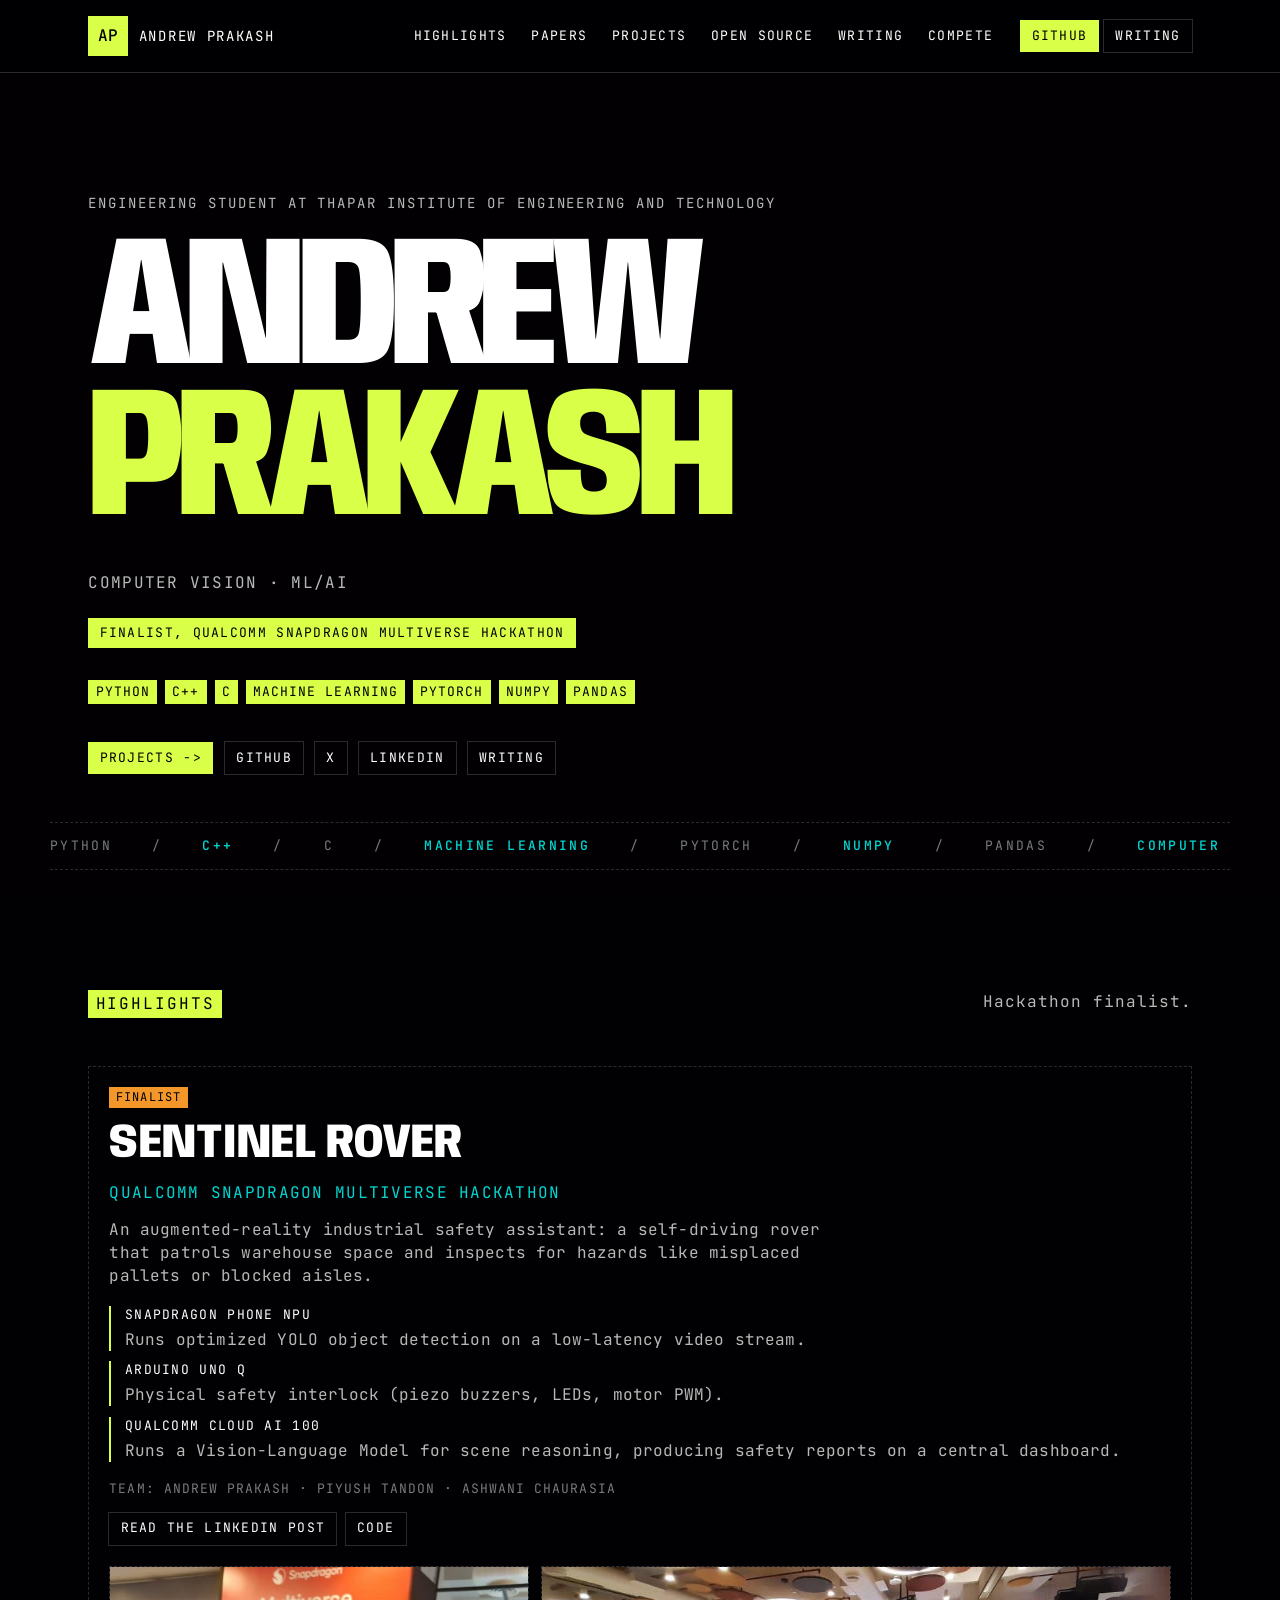
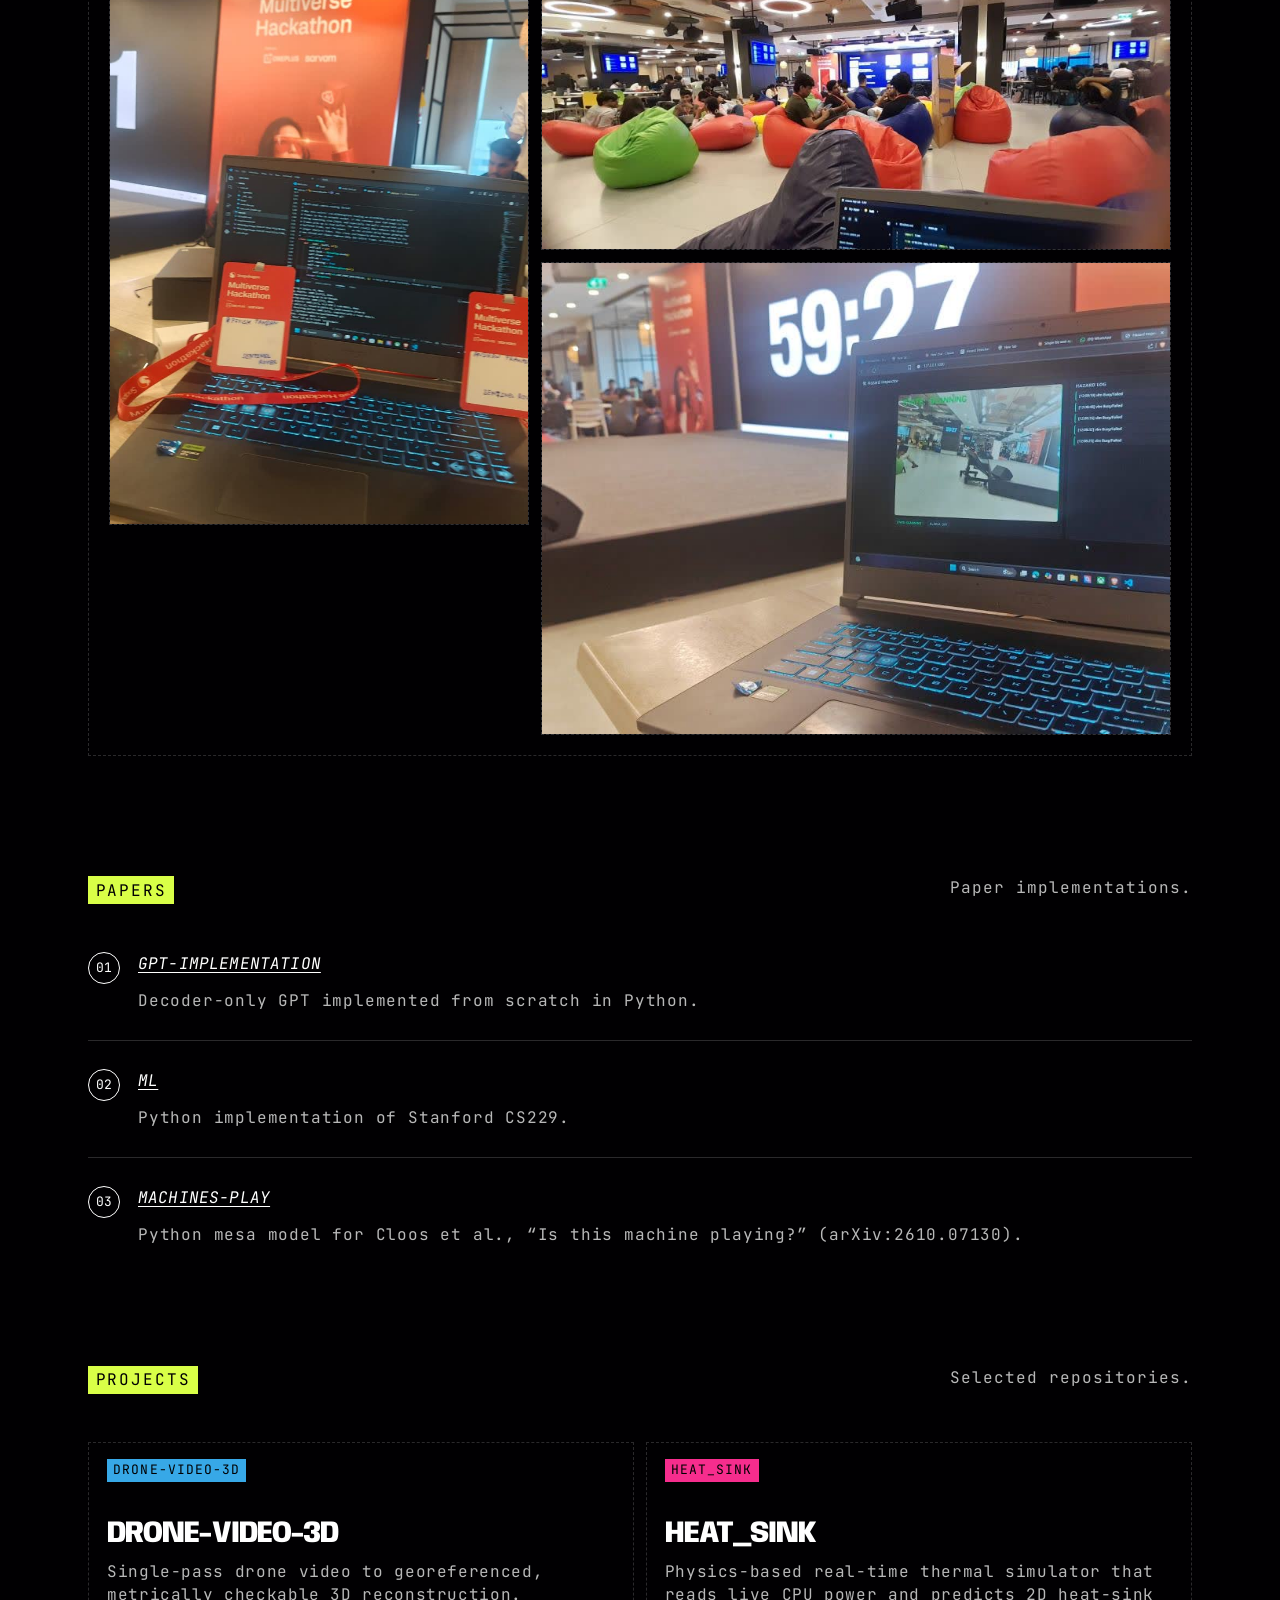
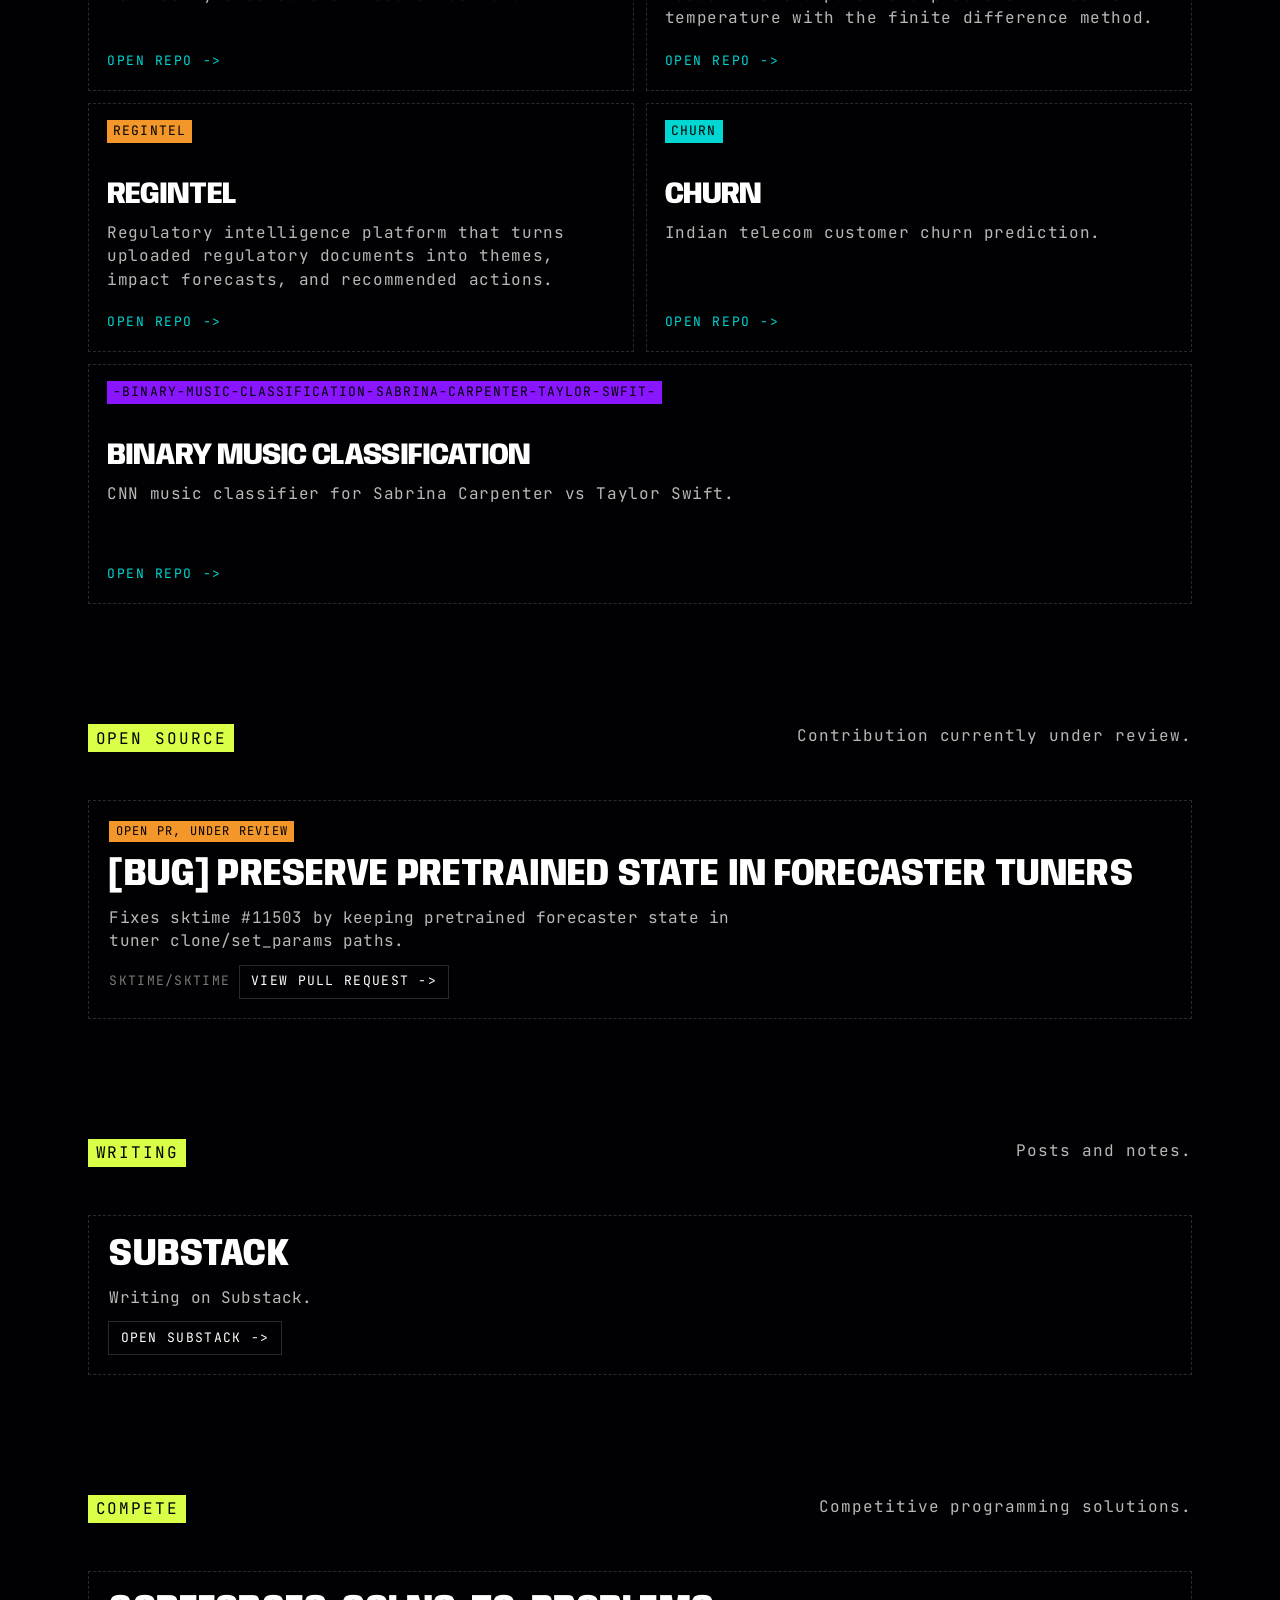
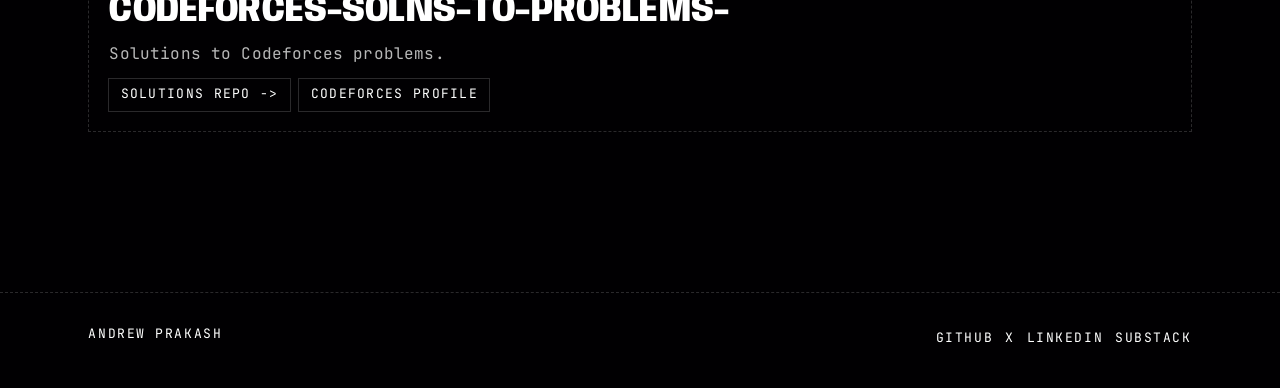
<file: index.html>
<!DOCTYPE html>
<html lang="en">
  <head>
    <meta charset="utf-8" />
    <meta name="viewport" content="width=device-width, initial-scale=1" />
    <title>Andrew Prakash</title>
    <meta
      name="description"
      content="Engineering student at Thapar Institute of Engineering and Technology. Computer Vision, ML/AI."
    />
    <meta name="theme-color" content="#010002" />
    <meta property="og:title" content="Andrew Prakash" />
    <meta
      property="og:description"
      content="Engineering student at Thapar Institute of Engineering and Technology. Computer Vision, ML/AI."
    />
    <meta property="og:type" content="website" />
    <meta property="og:url" content="https://andrewprakash1.github.io" />
    <link rel="icon" href="favicon.svg" type="image/svg+xml" />
    <link rel="preconnect" href="https://fonts.googleapis.com" />
    <link rel="preconnect" href="https://fonts.gstatic.com" crossorigin />
    <link
      href="https://fonts.googleapis.com/css2?family=Anybody:wdth,wght@75..125,500;75..125,800&family=JetBrains+Mono:ital,wght@0,400;0,500;1,400&display=swap"
      rel="stylesheet"
    />
    <link rel="stylesheet" href="css/styles.css" />
  </head>
  <body>
    <a class="skip-link" href="#main">Skip to content</a>
    <div class="noise" aria-hidden="true"></div>

    <header class="site-header">
      <div class="header-inner">
        <a class="mark" href="#top" id="top-link">
          <span class="mark-ap">AP</span>
          <span class="mark-name">Andrew Prakash</span>
        </a>
        <nav class="nav" aria-label="Primary">
          <button
            class="nav-toggle"
            type="button"
            aria-expanded="false"
            aria-controls="nav-list"
          >
            <span class="nav-toggle-label">Menu</span>
            <span class="nav-toggle-bars" aria-hidden="true"></span>
          </button>
          <ul class="nav-list" id="nav-list"></ul>
        </nav>
        <div class="header-actions" id="header-actions"></div>
      </div>
    </header>

    <main id="main">
      <section class="hero" id="top">
        <p class="eyebrow" id="hero-eyebrow"></p>
        <h1 class="display" id="hero-display"></h1>
        <p class="lede" id="hero-lede"></p>
        <p class="hero-badge-row" id="hero-badge-row"></p>
        <ul class="skill-row" id="skill-row"></ul>
        <div class="hero-cta" id="hero-cta"></div>
      </section>

      <div class="ticker" aria-hidden="true">
        <div class="ticker-track" id="ticker-track"></div>
      </div>

      <section class="block" id="highlights">
        <header class="block-head">
          <h2><span>Highlights</span></h2>
          <p>Hackathon finalist.</p>
        </header>
        <div class="highlights-list" id="highlights-list"></div>
      </section>

      <section class="block" id="papers">
        <header class="block-head">
          <h2><span>Papers</span></h2>
          <p>From-scratch implementations of models and course algorithms.</p>
        </header>
        <ol class="prize-list" id="papers-list"></ol>
      </section>

      <section class="block" id="projects">
        <header class="block-head">
          <h2><span>Projects</span></h2>
          <p>Selected repositories. One line each, from the source READMEs.</p>
        </header>
        <div class="card-grid" id="projects-list"></div>
      </section>

      <section class="block" id="open-source">
        <header class="block-head">
          <h2><span>Open source</span></h2>
          <p>Contributions currently in review.</p>
        </header>
        <div class="oss-list" id="oss-list"></div>
      </section>

      <section class="block" id="writing">
        <header class="block-head">
          <h2><span>Writing</span></h2>
          <p>Posts and notes.</p>
        </header>
        <div class="writing-list" id="writing-list"></div>
      </section>

      <section class="block" id="compete">
        <header class="block-head">
          <h2><span>Compete</span></h2>
          <p>Competitive programming solutions.</p>
        </header>
        <div class="compete-grid" id="compete-grid"></div>
      </section>
    </main>

    <footer class="site-footer">
      <div class="footer-inner">
        <p class="footer-mark">Andrew Prakash</p>
        <ul class="footer-links" id="footer-links"></ul>
      </div>
    </footer>

    <script src="js/main.js" defer></script>
  </body>
</html>
</file>
<file: css/styles.css>
:root {
  --bg: #010002;
  --bg-elev: #151515;
  --ink: #ffffff;
  --muted: hsla(0, 0%, 100%, 0.72);
  --faint: hsla(0, 0%, 100%, 0.48);
  --line: hsla(0, 0%, 100%, 0.16);
  --lime: #d9ff47;
  --cyan: #00d7d2;
  --pink: #f62d8d;
  --orange: #f3972a;
  --blue: #37a8e7;
  --violet: #8a15ff;
  --font-display: "Anybody", "Arial Narrow", sans-serif;
  --font-mono: "JetBrains Mono", ui-monospace, monospace;
  --pad: clamp(1.25rem, 3vw, 2.5rem);
  --max: 1180px;
  --header: 72px;
  --ease: cubic-bezier(0.2, 0.8, 0.2, 1);
}

*,
*::before,
*::after {
  box-sizing: border-box;
}

html {
  scroll-behavior: smooth;
  color-scheme: dark;
}

html,
body {
  margin: 0;
  padding: 0;
  background: var(--bg);
  color: var(--ink);
}

body {
  font-family: var(--font-mono);
  font-size: 16px;
  line-height: 1.45;
  letter-spacing: 0.01em;
  min-height: 100%;
}

img,
svg {
  display: block;
  max-width: 100%;
}

a {
  color: inherit;
  text-decoration: none;
}

button {
  font: inherit;
  color: inherit;
  background: none;
  border: 0;
  cursor: pointer;
}

ul,
ol {
  margin: 0;
  padding: 0;
  list-style: none;
}

.skip-link {
  position: absolute;
  left: 1rem;
  top: -4rem;
  z-index: 30;
  padding: 0.6rem 0.9rem;
  background: var(--lime);
  color: var(--bg);
  font-size: 14px;
  text-transform: uppercase;
}

.skip-link:focus {
  top: 1rem;
}

.noise {
  pointer-events: none;
  position: fixed;
  inset: 0;
  z-index: 40;
  opacity: 0.035;
  mix-blend-mode: overlay;
  background-image: url("data:image/svg+xml,%3Csvg xmlns='http://www.w3.org/2000/svg' width='160' height='160'%3E%3Cfilter id='n'%3E%3CfeTurbulence type='fractalNoise' baseFrequency='.8' numOctaves='4' stitchTiles='stitch'/%3E%3C/filter%3E%3Crect width='100%25' height='100%25' filter='url(%23n)'/%3E%3C/svg%3E");
}

.site-header {
  position: sticky;
  top: 0;
  z-index: 20;
  background: rgba(1, 0, 2, 0.88);
  backdrop-filter: blur(16px);
  border-bottom: 1px solid var(--line);
}

.header-inner {
  display: grid;
  grid-template-columns: auto 1fr auto;
  align-items: center;
  gap: 1rem;
  max-width: var(--max);
  margin: 0 auto;
  padding: 0.85rem var(--pad);
  min-height: var(--header);
}

.mark {
  display: flex;
  align-items: baseline;
  gap: 0.65rem;
  text-transform: uppercase;
}

.mark-ap {
  display: inline-flex;
  align-items: center;
  justify-content: center;
  width: 40px;
  height: 40px;
  background: var(--lime);
  color: var(--bg);
  font-weight: 500;
  letter-spacing: 0.04em;
}

.mark-name {
  font-size: 14px;
  letter-spacing: 0.12em;
}

.nav {
  justify-self: end;
}

.nav-list {
  display: flex;
  flex-wrap: wrap;
  justify-content: flex-end;
  gap: 0.15rem;
}

.nav-list a,
.chip-link,
.btn {
  display: inline-flex;
  align-items: center;
  gap: 0.4rem;
  padding: 0.4rem 0.7rem;
  text-transform: uppercase;
  font-size: 13px;
  letter-spacing: 0.1em;
  transition: background 0.18s var(--ease), color 0.18s var(--ease),
    transform 0.18s var(--ease);
}

.nav-list a:hover,
.nav-list a:focus-visible {
  background: var(--ink);
  color: var(--bg);
}

.nav-toggle {
  display: none;
  align-items: center;
  gap: 0.6rem;
  padding: 0.35rem 0.2rem;
  text-transform: uppercase;
  letter-spacing: 0.12em;
  font-size: 13px;
}

.nav-toggle-bars,
.nav-toggle-bars::before,
.nav-toggle-bars::after {
  display: block;
  width: 18px;
  height: 2px;
  background: var(--ink);
  position: relative;
}

.nav-toggle-bars::before,
.nav-toggle-bars::after {
  content: "";
  position: absolute;
  left: 0;
}

.nav-toggle-bars::before {
  top: -6px;
}

.nav-toggle-bars::after {
  top: 6px;
}

.header-actions {
  display: flex;
  flex-wrap: wrap;
  justify-content: flex-end;
  gap: 0.35rem;
}

.btn {
  background: var(--lime);
  color: var(--bg);
}

.btn:hover,
.btn:focus-visible {
  background: var(--cyan);
  transform: translateY(-1px);
}

.btn.ghost {
  background: transparent;
  color: var(--ink);
  outline: 1px solid var(--line);
}

.btn.ghost:hover,
.btn.ghost:focus-visible {
  background: var(--ink);
  color: var(--bg);
}

.chip-link {
  outline: 1px solid var(--line);
}

.chip-link:hover,
.chip-link:focus-visible {
  background: var(--ink);
  color: var(--bg);
}

main {
  max-width: var(--max);
  margin: 0 auto;
  padding: 0 var(--pad) 5rem;
}

.hero {
  padding: clamp(3.5rem, 10vw, 7.5rem) 0 3rem;
}

.eyebrow {
  margin: 0 0 1.5rem;
  text-transform: uppercase;
  letter-spacing: 0.14em;
  font-size: 14px;
  color: var(--muted);
}

.display {
  margin: 0;
  font-family: var(--font-display);
  font-weight: 800;
  font-stretch: 78%;
  font-size: clamp(4.4rem, 16vw, 11.5rem);
  line-height: 0.82;
  letter-spacing: -0.045em;
  text-transform: uppercase;
}

.display .line {
  display: block;
}

.display .accent {
  color: var(--lime);
}

.lede {
  max-width: 34rem;
  margin: 2rem 0 0;
  text-transform: uppercase;
  color: var(--muted);
  letter-spacing: 0.08em;
}

.skill-row {
  display: flex;
  flex-wrap: wrap;
  gap: 0.5rem;
  margin-top: 2rem;
}

.skill-row li {
  padding: 0.15rem 0.45rem;
  text-transform: uppercase;
  background: var(--lime);
  color: var(--bg);
  font-size: 13px;
  letter-spacing: 0.08em;
}

.hero-cta {
  display: flex;
  flex-wrap: wrap;
  gap: 0.75rem;
  margin-top: 2.4rem;
}

.hero-badge-row {
  margin: 1.5rem 0 0;
}

.hero-badge-row:empty {
  display: none;
}

.hero-badge {
  display: inline-flex;
  padding: 0.35rem 0.7rem;
  max-width: 100%;
  background: var(--lime);
  color: var(--bg);
  text-transform: uppercase;
  letter-spacing: 0.1em;
  font-size: 13px;
  transition: background 0.18s var(--ease), transform 0.18s var(--ease);
}

.hero-badge:hover,
.hero-badge:focus-visible {
  background: var(--cyan);
  transform: translateY(-1px);
}

.ticker {
  overflow: hidden;
  border-top: 1px dashed var(--line);
  border-bottom: 1px dashed var(--line);
  margin: 0 calc(var(--pad) * -1);
  padding: 0.85rem 0;
}

.ticker-track {
  display: flex;
  gap: 2.5rem;
  width: max-content;
  animation: marquee 28s linear infinite;
  text-transform: uppercase;
  letter-spacing: 0.18em;
  color: var(--faint);
  font-size: 13px;
}

.ticker b {
  color: var(--cyan);
  font-weight: 500;
}

.block {
  padding: clamp(4.5rem, 10vw, 7.5rem) 0 0;
}

.block-head {
  display: grid;
  grid-template-columns: minmax(0, 220px) minmax(0, 1fr);
  gap: 1.5rem 2rem;
  margin-bottom: 3rem;
  align-items: start;
}

.block-head h2 {
  margin: 0;
  font-size: 16px;
  font-weight: 400;
  text-transform: uppercase;
  letter-spacing: 0.12em;
}

.block-head h2 span {
  display: inline-block;
  padding: 0.15rem 0.45rem;
  background: var(--lime);
  color: var(--bg);
}

.block-head p {
  margin: 0;
  max-width: 28rem;
  margin-left: auto;
  color: var(--muted);
  letter-spacing: 0.06em;
}

.prize-list {
  display: grid;
  gap: 1.75rem;
}

.prize-item {
  display: grid;
  grid-template-columns: auto 1fr;
  gap: 0.85rem 1.1rem;
  padding-bottom: 1.75rem;
  border-bottom: 1px solid var(--line);
}

.prize-item:last-child {
  border-bottom: 0;
  padding-bottom: 0;
}

.prize-index {
  grid-row: span 2;
  width: 2rem;
  height: 2rem;
  display: grid;
  place-items: center;
  border: 1px solid var(--ink);
  border-radius: 50%;
  font-size: 13px;
}

.prize-item a {
  font-style: italic;
  text-transform: uppercase;
  text-decoration: underline;
  text-underline-offset: 0.18em;
  text-decoration-thickness: 1px;
}

.prize-item a:hover,
.prize-item a:focus-visible {
  color: var(--lime);
}

.prize-item p {
  grid-column: 2;
  margin: 0;
  color: var(--muted);
  letter-spacing: 0.05em;
}

.card-grid {
  display: grid;
  grid-template-columns: repeat(2, minmax(0, 1fr));
  gap: 0.75rem;
}

.card {
  display: flex;
  flex-direction: column;
  min-height: 240px;
  padding: 1rem 1.1rem 1.2rem;
  border: 1px dashed var(--line);
  background: var(--bg);
  transition: transform 0.22s var(--ease), border-color 0.22s var(--ease),
    background 0.22s var(--ease);
}

.card:hover,
.card:focus-within {
  transform: translateY(-4px);
  border-color: var(--ink);
  background: #08080c;
}

.card .kicker {
  align-self: flex-start;
  margin-bottom: 2.4rem;
  padding: 0.12rem 0.4rem;
  text-transform: uppercase;
  font-size: 13px;
  letter-spacing: 0.08em;
  color: var(--bg);
}

.card:nth-child(5n + 1) .kicker {
  background: var(--blue);
}

.card:nth-child(5n + 2) .kicker {
  background: var(--pink);
}

.card:nth-child(5n + 3) .kicker {
  background: var(--orange);
}

.card:nth-child(5n + 4) .kicker {
  background: var(--cyan);
  color: var(--bg);
}

.card:nth-child(5n + 5) .kicker {
  background: var(--violet);
}

@media (min-width: 861px) {
  .card:last-child:nth-child(odd) {
    grid-column: 1 / -1;
  }
}

.card h3 {
  margin: 0 0 0.7rem;
  font-size: clamp(1.35rem, 2.4vw, 1.9rem);
  font-family: var(--font-display);
  font-stretch: 90%;
  font-weight: 800;
  letter-spacing: -0.03em;
  text-transform: uppercase;
  line-height: 0.95;
}

.card p {
  margin: 0 0 1.4rem;
  color: var(--muted);
  letter-spacing: 0.04em;
}

.card .more {
  margin-top: auto;
  text-transform: uppercase;
  letter-spacing: 0.12em;
  font-size: 13px;
  color: var(--cyan);
}

.card:hover .more,
.card:focus-within .more {
  color: var(--lime);
}

.oss-card,
.compete-card,
.writing-card {
  display: grid;
  gap: 0.85rem;
  padding: 1.25rem;
  border: 1px dashed var(--line);
}

.oss-card:hover,
.compete-card:hover,
.writing-card:hover,
.oss-card:focus-within,
.compete-card:focus-within,
.writing-card:focus-within {
  border-color: var(--ink);
}

.status {
  justify-self: start;
  padding: 0.12rem 0.4rem;
  background: var(--orange);
  color: var(--bg);
  text-transform: uppercase;
  font-size: 12px;
  letter-spacing: 0.1em;
}

.oss-card h3,
.compete-card h3,
.writing-card h3 {
  margin: 0;
  font-size: clamp(1.6rem, 3vw, 2.4rem);
  font-family: var(--font-display);
  font-stretch: 85%;
  font-weight: 800;
  line-height: 0.95;
  text-transform: uppercase;
}

.oss-card p,
.compete-card p,
.writing-card p {
  margin: 0;
  color: var(--muted);
  max-width: 42rem;
}

.oss-meta,
.profile-row {
  display: flex;
  flex-wrap: wrap;
  gap: 0.6rem;
  align-items: center;
}

.repo-name {
  color: var(--faint);
  text-transform: uppercase;
  letter-spacing: 0.1em;
  font-size: 13px;
}

.compete-grid,
.writing-list,
.highlights-list {
  display: grid;
  gap: 0.75rem;
}

.highlight-card {
  display: grid;
  gap: 0.85rem;
  padding: 1.25rem;
  border: 1px dashed var(--line);
}

.highlight-card:hover,
.highlight-card:focus-within {
  border-color: var(--ink);
}

.highlight-card h3 {
  margin: 0;
  font-size: clamp(1.8rem, 4vw, 3rem);
  font-family: var(--font-display);
  font-stretch: 85%;
  font-weight: 800;
  line-height: 0.95;
  text-transform: uppercase;
}

.highlight-card > p {
  margin: 0;
  color: var(--muted);
  max-width: 46rem;
}

.highlight-card > p.highlight-event {
  text-transform: uppercase;
  letter-spacing: 0.08em;
  color: var(--cyan);
}

.highlight-card > p.team-line {
  text-transform: uppercase;
  letter-spacing: 0.08em;
  font-size: 13px;
  color: var(--faint);
  max-width: none;
}

.arch-list {
  display: grid;
  gap: 0.65rem;
  margin: 0.3rem 0;
}

.arch-list li {
  display: grid;
  gap: 0.2rem;
  padding-left: 0.85rem;
  border-left: 2px solid var(--lime);
  color: var(--muted);
}

.arch-part {
  text-transform: uppercase;
  letter-spacing: 0.1em;
  font-size: 13px;
  color: var(--ink);
}

.gallery {
  display: grid;
  grid-template-columns: minmax(0, 0.8fr) minmax(0, 1.2fr);
  gap: 0.75rem;
  align-items: start;
  margin-top: 0.5rem;
}

.gallery figure {
  margin: 0;
  border: 1px dashed var(--line);
  background: #08080c;
}

.gallery figure:first-child {
  grid-row: 1 / span 2;
}

.gallery a {
  display: block;
}

.gallery img {
  width: 100%;
  height: auto;
  aspect-ratio: auto;
  object-fit: contain;
  vertical-align: middle;
}

.gallery a:hover img,
.gallery a:focus-visible img {
  opacity: 0.92;
}

.rating-badge {
  display: none;
  align-items: baseline;
  gap: 0.45rem;
  padding: 0.12rem 0.45rem;
  background: var(--cyan);
  color: var(--bg);
  text-transform: uppercase;
  letter-spacing: 0.08em;
  font-size: 12px;
}

.rating-badge.is-live {
  display: inline-flex;
}

.rating-badge .rank {
  font-style: italic;
  letter-spacing: 0.06em;
}

.rating-badge a {
  padding: 0;
  color: inherit;
  text-transform: inherit;
  letter-spacing: inherit;
}

.site-footer {
  border-top: 1px dashed var(--line);
  margin-top: 5rem;
}

.footer-inner {
  display: flex;
  justify-content: space-between;
  gap: 1rem;
  flex-wrap: wrap;
  max-width: var(--max);
  margin: 0 auto;
  padding: 2rem var(--pad) 2.5rem;
}

.footer-mark,
.footer-links a {
  text-transform: uppercase;
  letter-spacing: 0.12em;
  font-size: 13px;
}

.footer-mark {
  margin: 0;
}

.footer-links {
  display: flex;
  gap: 0.75rem;
}

.footer-links a:hover,
.footer-links a:focus-visible {
  color: var(--lime);
}

:focus-visible {
  outline: 2px solid var(--lime);
  outline-offset: 3px;
}

@media (hover: hover) and (pointer: fine) {
  .prize-item a {
    background-image: linear-gradient(var(--lime), var(--lime));
    background-size: 0 2px;
    background-position: 0 100%;
    background-repeat: no-repeat;
    transition: background-size 0.25s var(--ease), color 0.18s var(--ease);
  }

  .prize-item a:hover {
    background-size: 100% 2px;
  }
}

@media (max-width: 860px) {
  .header-inner {
    grid-template-columns: 1fr auto;
  }

  .header-actions {
    display: none;
  }

  .nav-toggle {
    display: inline-flex;
  }

  .nav-list {
    display: none;
    position: absolute;
    left: 0;
    right: 0;
    top: 100%;
    flex-direction: column;
    background: var(--bg);
    border-bottom: 1px solid var(--line);
    padding: 0.5rem var(--pad) 1rem;
  }

  .nav.is-open .nav-list {
    display: flex;
  }

  .block-head {
    grid-template-columns: 1fr;
  }

  .block-head p {
    margin-left: 0;
  }

  .card-grid {
    grid-template-columns: 1fr;
  }

  .gallery {
    grid-template-columns: 1fr;
  }

  .gallery figure:first-child {
    grid-row: auto;
  }
}

@media (max-width: 560px) {
  .mark-name {
    display: none;
  }

  .display {
    font-size: clamp(3.4rem, 22vw, 5.5rem);
  }

  .card {
    min-height: 200px;
  }
}

@media (prefers-reduced-motion: reduce) {
  html {
    scroll-behavior: auto;
  }

  .ticker-track,
  .card,
  .btn,
  .nav-list a {
    animation: none;
    transition: none;
  }
}

@keyframes marquee {
  from {
    transform: translateX(0);
  }
  to {
    transform: translateX(-50%);
  }
}
</file>
